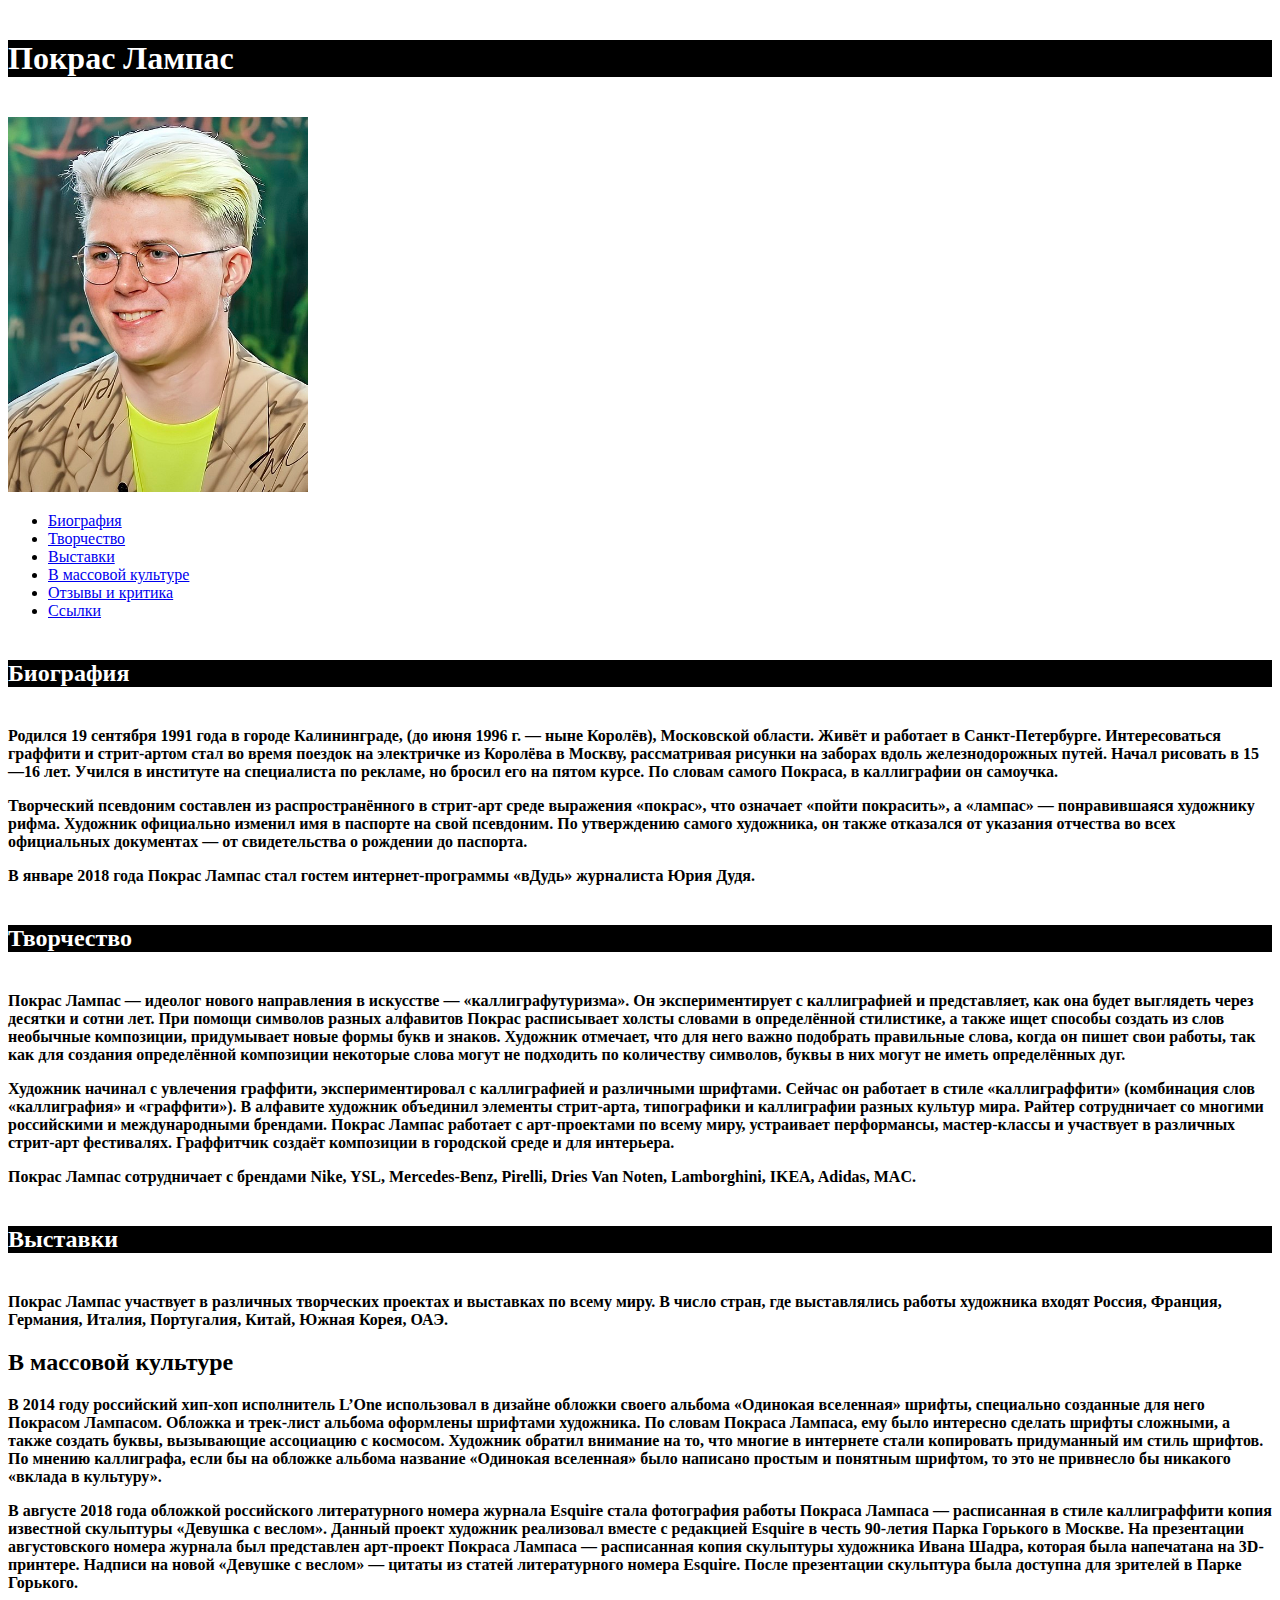
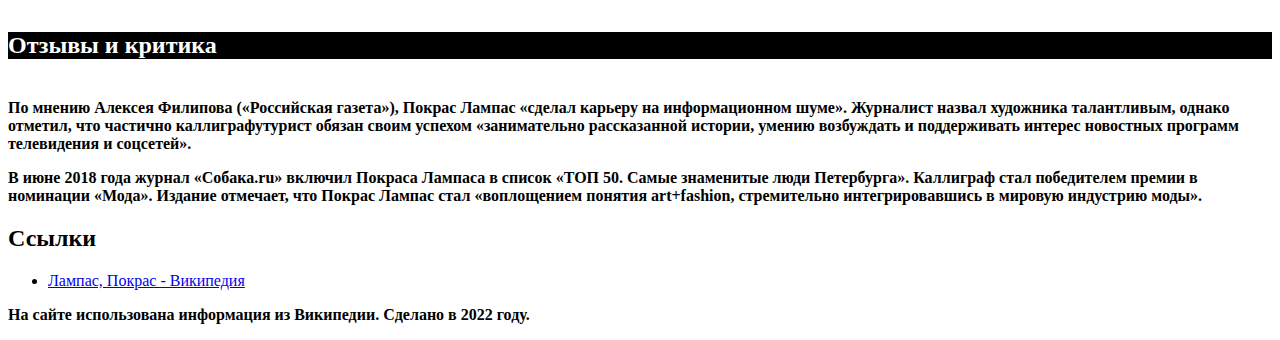
<file: project1/index.html>
<!DOCTYPE html>
  <head>
    <title>Покрас Лампас</title>
	<link rel="stylesheet" type="text/css" href="styles/styles.css">
	<link>
  </head>
  <body>
		<h1 class="title">Покрас Лампас</h1>
		<img src="images/Pokras_2021.jpeg" width="300" />
		<ul>
			<li><a href="#biography">Биография</a></li>
			<li><a href="#creation">Творчество</a></li>
			<li><a href="#exhibitions">Выставки</a></li>
			<li><a href="#in-culture">В массовой культуре</a></li>
			<li><a href="#reviews">Отзывы и критика</a></li>
			<li><a href="#links">Ссылки</a></li>
		</ul>
		<h2 class="title" id="biography">Биография</h2>
		<p>Родился 19 сентября 1991 года в городе Калининграде, (до июня 1996 г. — ныне Королёв), Московской области. Живёт и работает в Санкт-Петербурге. Интересоваться граффити и стрит-артом стал во время поездок на электричке из Королёва в Москву, рассматривая рисунки на заборах вдоль железнодорожных путей. Начал рисовать в 15—16 лет. Учился в институте на специалиста по рекламе, но бросил его на пятом курсе. По словам самого Покраса, в каллиграфии он самоучка.</p>
		<p>Творческий псевдоним составлен из распространённого в стрит-арт среде выражения «покрас», что означает «пойти покрасить», а «лампас» — понравившаяся художнику рифма. Художник официально изменил имя в паспорте на свой псевдоним. По утверждению самого художника, он также отказался от указания отчества во всех официальных документах — от свидетельства о рождении до паспорта.</p>
		<p>В январе 2018 года Покрас Лампас стал гостем интернет-программы «вДудь» журналиста Юрия Дудя.</p>
		</p>
		<h2 class="title" id="creation">Творчество</h2>
		<p>Покрас Лампас — идеолог нового направления в искусстве — «каллиграфутуризма». Он экспериментирует с каллиграфией и представляет, как она будет выглядеть через десятки и сотни лет. При помощи символов разных алфавитов Покрас расписывает холсты словами в определённой стилистике, а также ищет способы создать из слов необычные композиции, придумывает новые формы букв и знаков. Художник отмечает, что для него важно подобрать правильные слова, когда он пишет свои работы, так как для создания определённой композиции некоторые слова могут не подходить по количеству символов, буквы в них могут не иметь определённых дуг.</p>
		<p>Художник начинал с увлечения граффити, экспериментировал с каллиграфией и различными шрифтами. Сейчас он работает в стиле «каллиграффити» (комбинация слов «каллиграфия» и «граффити»). В алфавите художник объединил элементы стрит-арта, типографики и каллиграфии разных культур мира. Райтер сотрудничает со многими российскими и международными брендами. Покрас Лампас работает с арт-проектами по всему миру, устраивает перформансы, мастер-классы и участвует в различных стрит-арт фестивалях. Граффитчик создаёт композиции в городской среде и для интерьера.</p>
		<p>Покрас Лампас сотрудничает с брендами Nike, YSL, Mercedes-Benz, Pirelli, Dries Van Noten, Lamborghini, IKEA, Adidas, MAC.</p>
		<h2 class="title" id="exhibitions">Выставки</h2>
		<strong>Покрас Лампас участвует в различных творческих проектах и выставках по всему миру. В число стран, где выставлялись работы художника входят Россия, Франция, Германия, Италия, Португалия, Китай, Южная Корея, ОАЭ.</strong>
		<h2 id="in-culture">В массовой культуре</h2>
		<p>В 2014 году российский хип-хоп исполнитель L’One использовал в дизайне обложки своего альбома «Одинокая вселенная» шрифты, специально созданные для него Покрасом Лампасом. Обложка и трек-лист альбома оформлены шрифтами художника. По словам Покраса Лампаса, ему было интересно сделать шрифты сложными, а также создать буквы, вызывающие ассоциацию с космосом. Художник обратил внимание на то, что многие в интернете стали копировать придуманный им стиль шрифтов. По мнению каллиграфа, если бы на обложке альбома название «Одинокая вселенная» было написано простым и понятным шрифтом, то это не привнесло бы никакого «вклада в культуру».</p>
		<p>В августе 2018 года обложкой российского литературного номера журнала Esquire стала фотография работы Покраса Лампаса — расписанная в стиле каллиграффити копия известной скульптуры «Девушка с веслом». Данный проект художник реализовал вместе с редакцией Esquire в честь 90-летия Парка Горького в Москве. На презентации августовского номера журнала был представлен арт-проект Покраса Лампаса — расписанная копия скульптуры художника Ивана Шадра, которая была напечатана на 3D-принтере. Надписи на новой «Девушке с веслом» — цитаты из статей литературного номера Esquire. После презентации скульптура была доступна для зрителей в Парке Горького.</p>
		<h2 class="title" id="reviews">Отзывы и критика</h2>
		<p>По мнению Алексея Филипова («Российская газета»), Покрас Лампас «сделал карьеру на информационном шуме». Журналист назвал художника талантливым, однако отметил, что частично каллиграфутурист обязан своим успехом «занимательно рассказанной истории, умению возбуждать и поддерживать интерес новостных программ телевидения и соцсетей».</p>
		<p>В июне 2018 года журнал «Собака.ru» включил Покраса Лампаса в список «ТОП 50. Самые знаменитые люди Петербурга». Каллиграф стал победителем премии в номинации «Мода». Издание отмечает, что Покрас Лампас стал «воплощением понятия art+fashion, стремительно интегрировавшись в мировую индустрию моды».</p>
		<h2 id="links">Ссылки</h2>
		<ul>
			<li><a href="https://ru.wikipedia.org/wiki/%D0%9B%D0%B0%D0%BC%D0%BF%D0%B0%D1%81,_%D0%9F%D0%BE%D0%BA%D1%80%D0%B0%D1%81" target="_blank">Лампас, Покрас - Википедия</a></li>
		</ul>
		<p>На сайте использована информация из Википедии. Сделано в 2022 году.</p>
  </body>
</html>
</file>
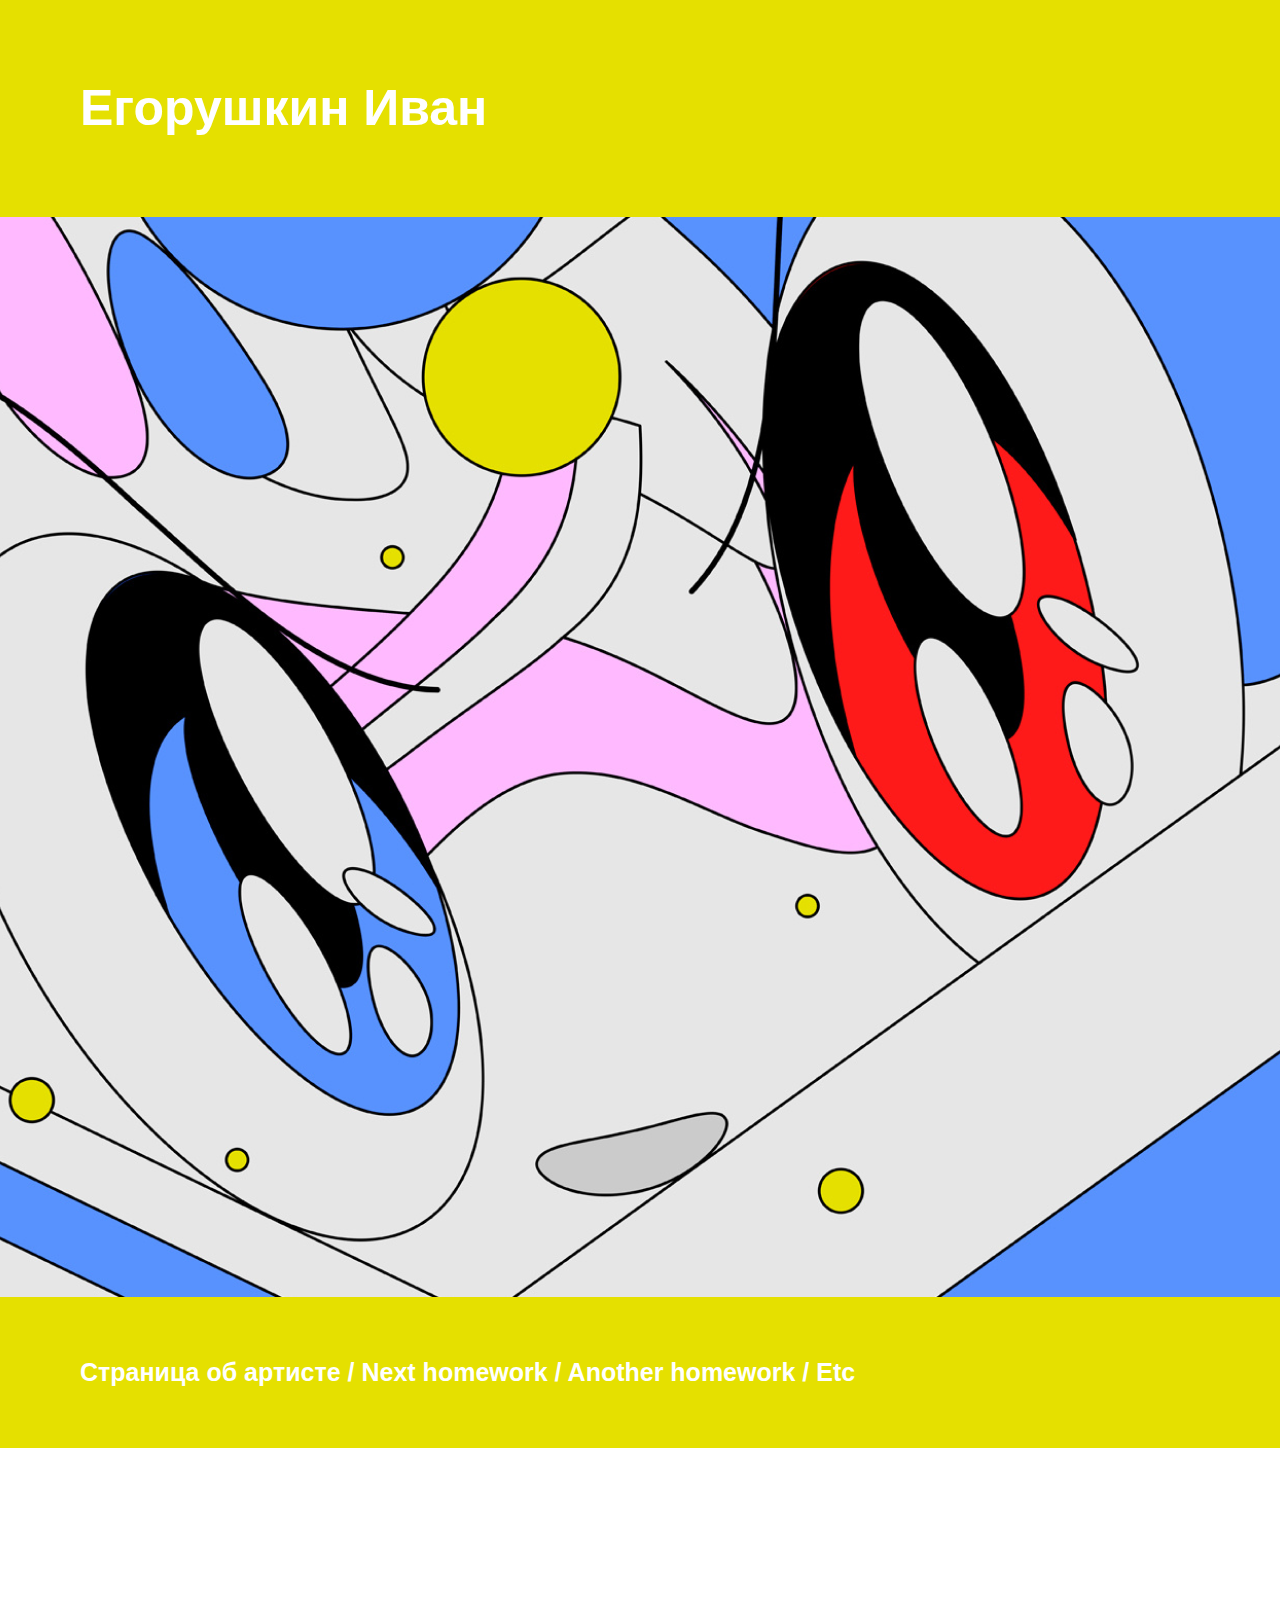
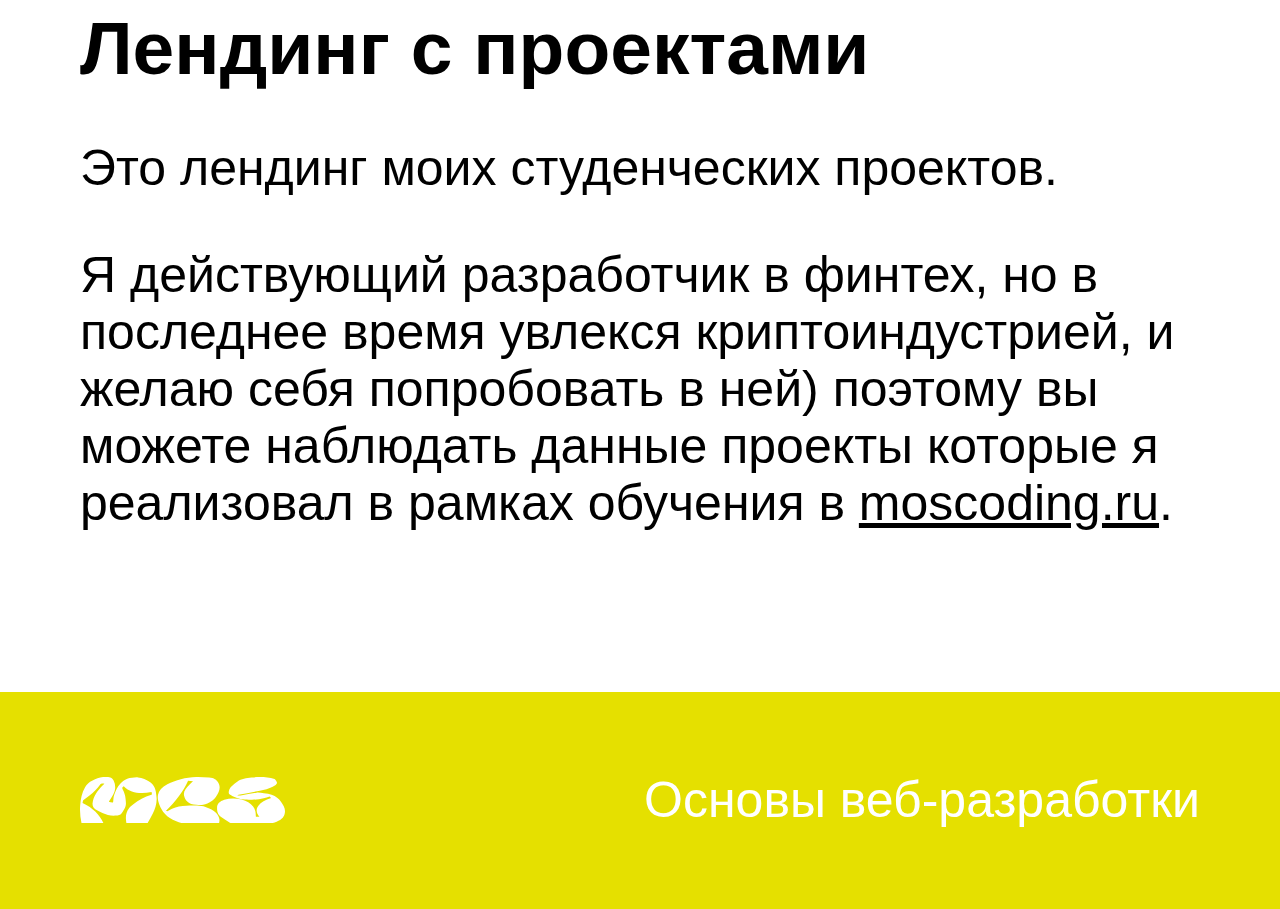
<file: project3/index.html>
<!DOCTYPE html>
  <head>
    <title>Лендинг с проектами</title>
	<link rel="stylesheet" type="text/css" href="styles/styles.css">
	<link>
  </head>
  <body>
	<div class="yellow" id="header">
		<h1 class="title">Егорушкин Иван</h1>
	</div>
	<div id="image"></div>
	<div class="yellow" id="links">
		<p>
			<a href="../project1/index.html">Страница об артисте</a> /
			<span>Next homework</span> /
			<span>Another homework</span> /
			<span>Etc</span>
		</p>
	</div>
	<div class="title" id="info">
		<h2>Лендинг с проектами</h2>
		<p>Это лендинг моих студенческих проектов.</p>
		<p>
			Я действующий разработчик в финтех, 
			но в последнее время увлекся криптоиндустрией, 
			и желаю себя попробовать в ней) поэтому вы можете наблюдать 
			данные проекты которые я реализовал в рамках обучения 
			в <a href="https://www.m-c-s.xyz/" target="_blank">moscoding.ru</a>.
		</p>
	</div>
	<div id="footer" class="yellow">
		<a href="https://www.m-c-s.xyz/" target="_blank">
			<div id="logo"></div>
		</a>
		<p class="title">Основы веб-разработки</p>
	</div>
  </body>
</html>
</file>
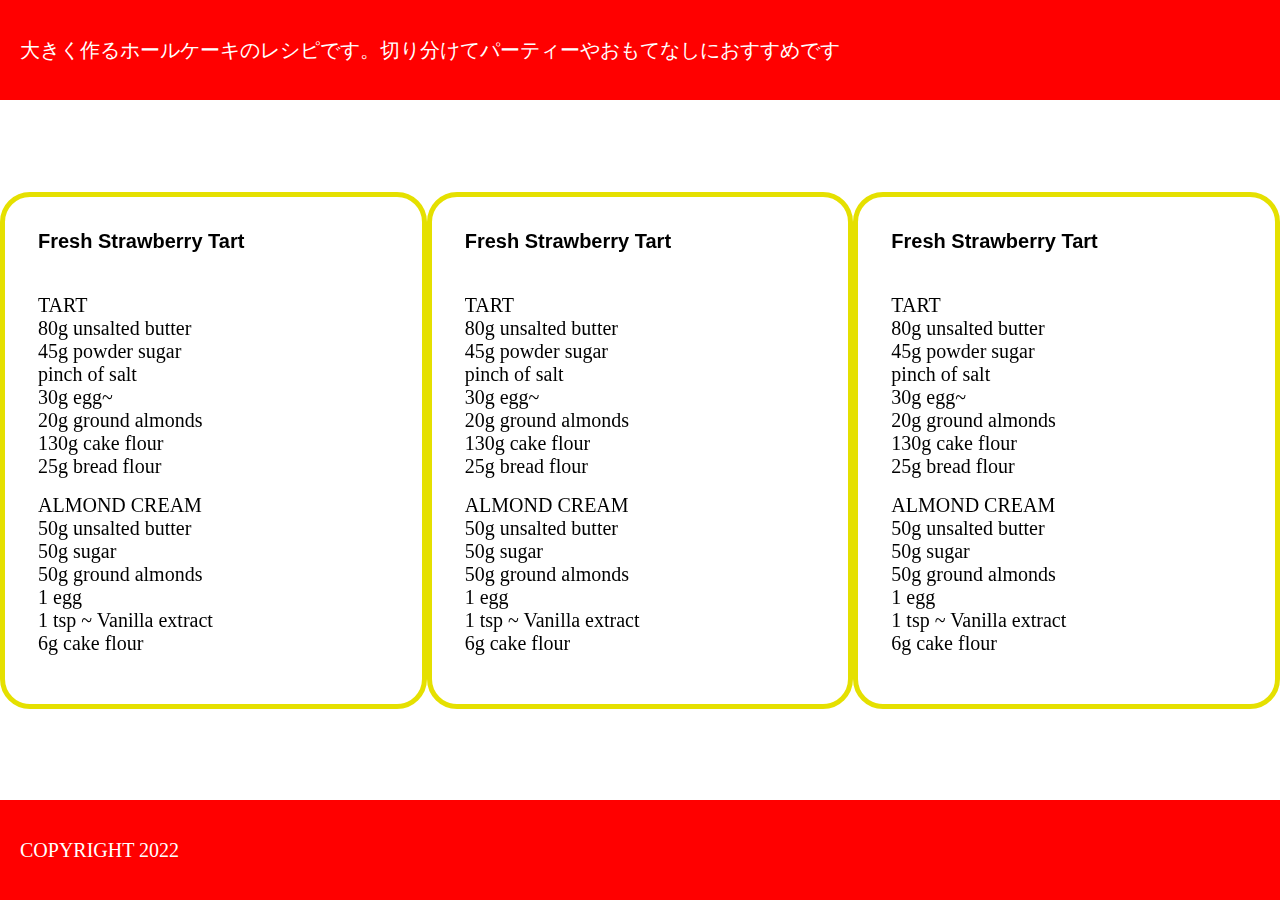
<file: project4/index.html>
<!DOCTYPE html>
  <head>
    <title>Проект 4</title>
	<link rel="stylesheet" type="text/css" href="styles/styles.css">
	<link>
  </head>
  <body>
	  	<div class="red">
		  	<span>大きく作るホールケーキのレシピです。切り分けてパーティーやおもてなしにおすすめです</span>
		</div>
	  	<div id="middle">
		  	<div class="info-block">
			  	<span class="info-title">Fresh Strawberry Tart</span>
				<p>
					<span>TART</span>
					<span>80g unsalted butter</span>
					<span>45g powder sugar
					<span>pinch of salt</span>
					<span>30g egg~</span>
					<span>20g ground almonds</span>
					<span>130g cake flour</span>
					<span>25g bread flour</span>
				</p>
				<p>
					<span>ALMOND CREAM</span>
					<span>50g unsalted butter</span>
					<span>50g sugar</span>
					<span>50g ground almonds</span>
					<span>1 egg</span>
					<span>1 tsp ~ Vanilla extract</span>
					<span>6g cake flour</span>
				</p>
			</div>
		  	<div class="info-block">
				<span class="info-title">Fresh Strawberry Tart</span>
				<p>
					<span>TART</span>
					<span>80g unsalted butter</span>
					<span>45g powder sugar
					<span>pinch of salt</span>
					<span>30g egg~</span>
					<span>20g ground almonds</span>
					<span>130g cake flour</span>
					<span>25g bread flour</span>
				</p>
				<p>
					<span>ALMOND CREAM</span>
					<span>50g unsalted butter</span>
					<span>50g sugar</span>
					<span>50g ground almonds</span>
					<span>1 egg</span>
					<span>1 tsp ~ Vanilla extract</span>
					<span>6g cake flour</span>
				</p>
			</div>
		  	<div class="info-block">
				<span class="info-title">Fresh Strawberry Tart</span>
				<p>
					<span>TART</span>
					<span>80g unsalted butter</span>
					<span>45g powder sugar
					<span>pinch of salt</span>
					<span>30g egg~</span>
					<span>20g ground almonds</span>
					<span>130g cake flour</span>
					<span>25g bread flour</span>
				</p>
				<p>
					<span>ALMOND CREAM</span>
					<span>50g unsalted butter</span>
					<span>50g sugar</span>
					<span>50g ground almonds</span>
					<span>1 egg</span>
					<span>1 tsp ~ Vanilla extract</span>
					<span>6g cake flour</span>
				</p>
			</div>
	  	</div>
	  	<div class="red">
		  <span>COPYRIGHT 2022</span>
		</div>
  </body>
</html>
</file>
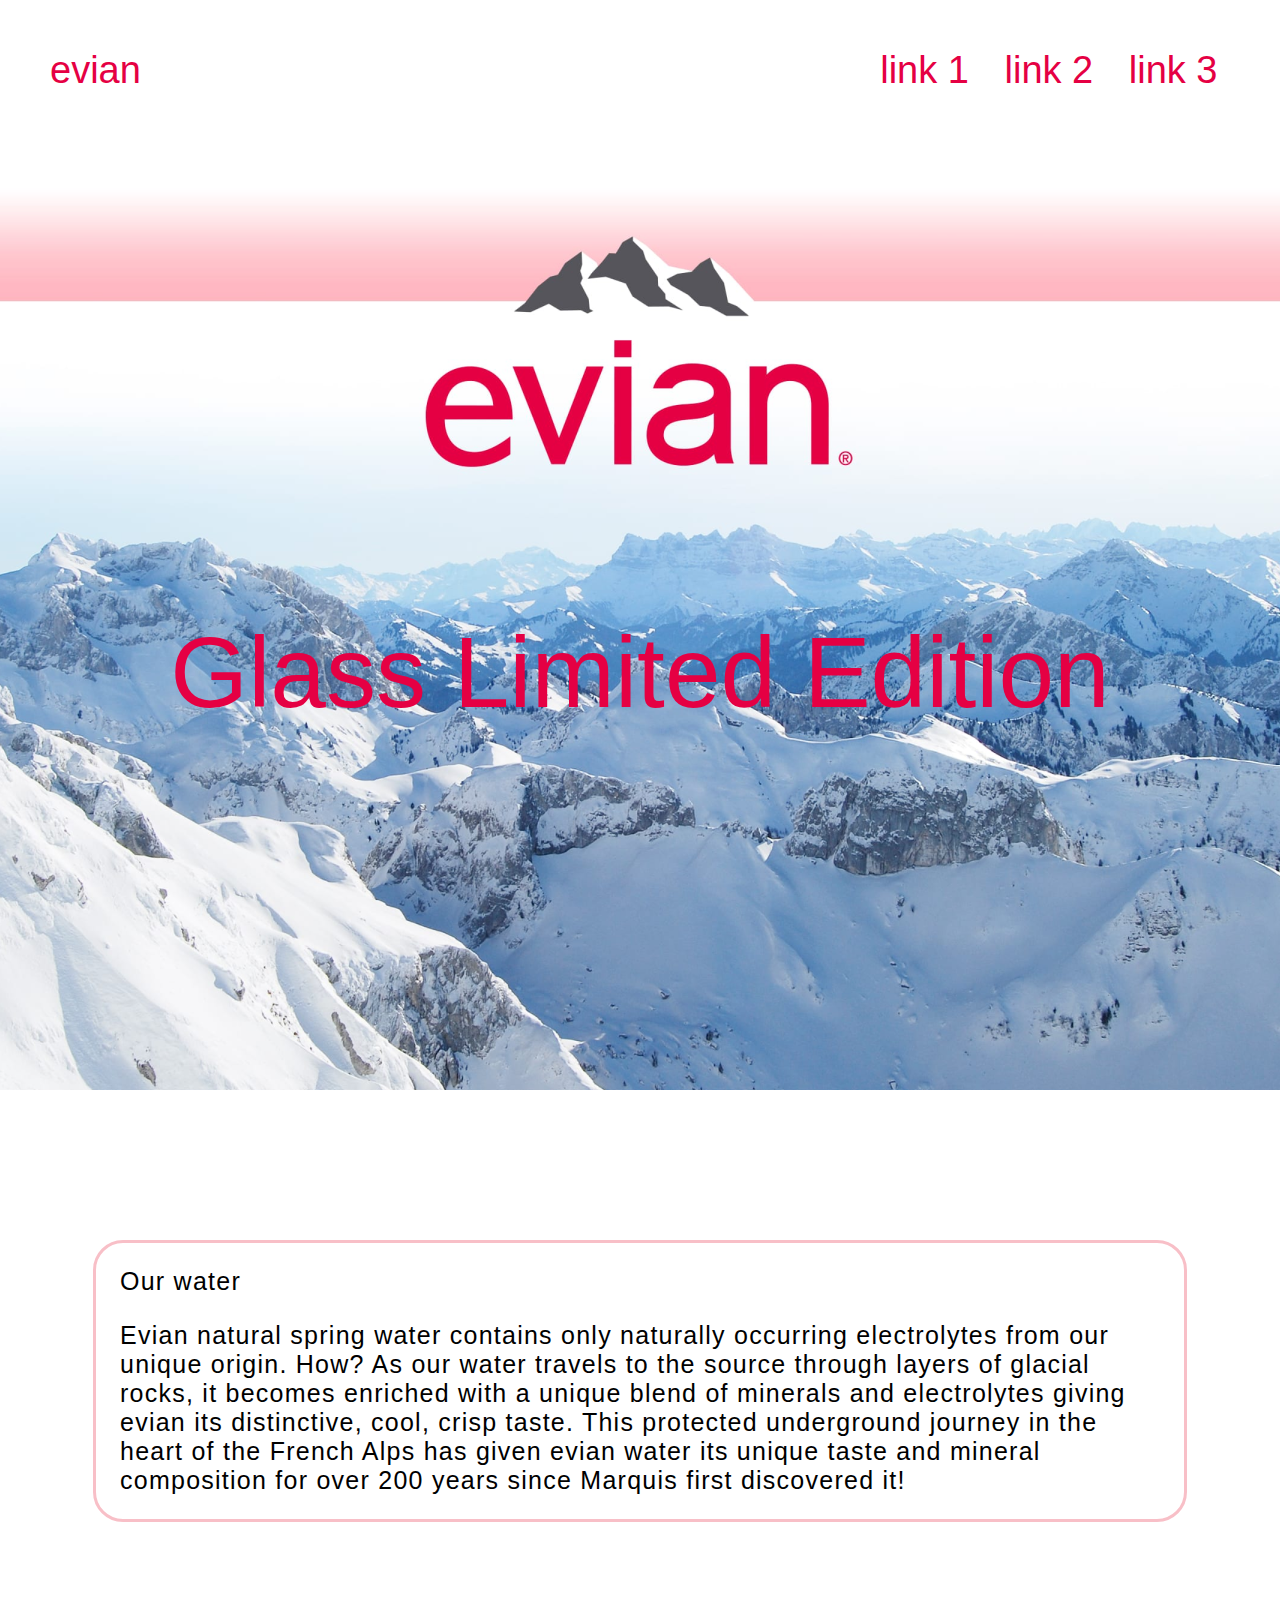
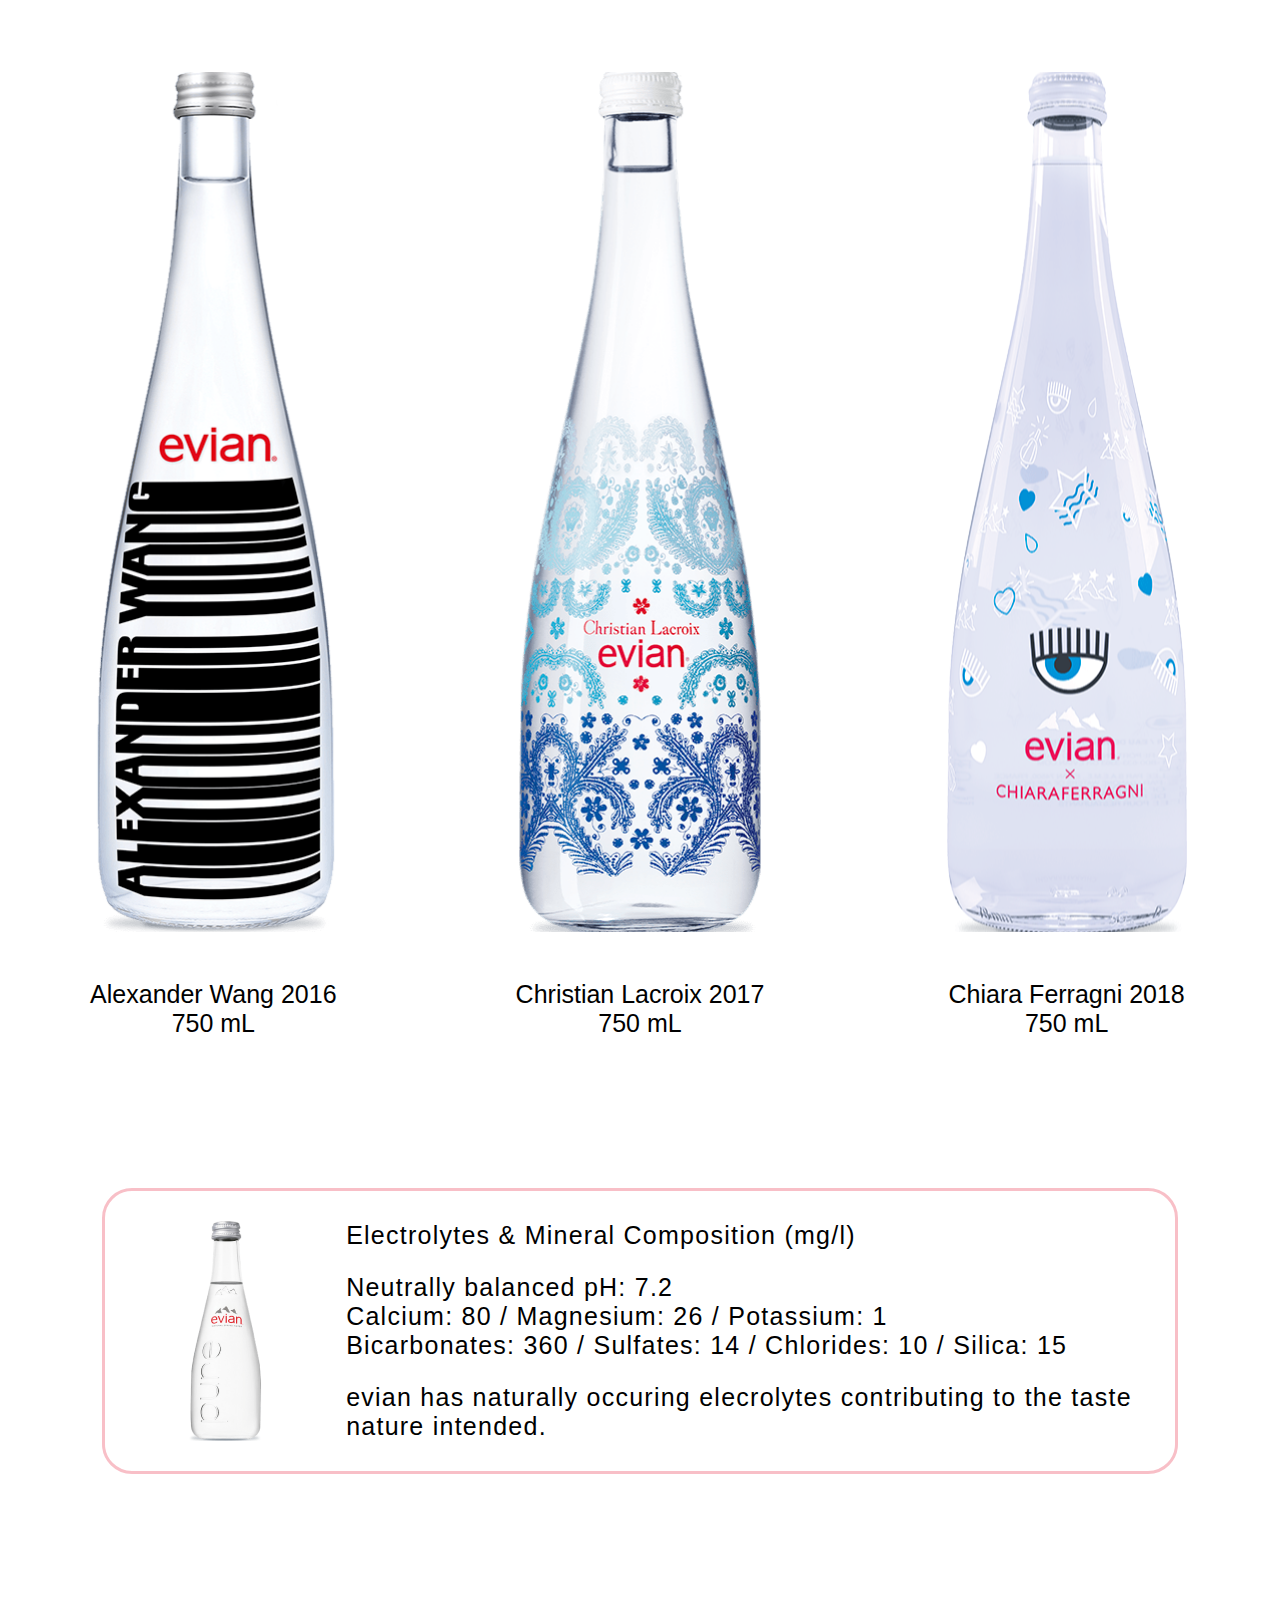
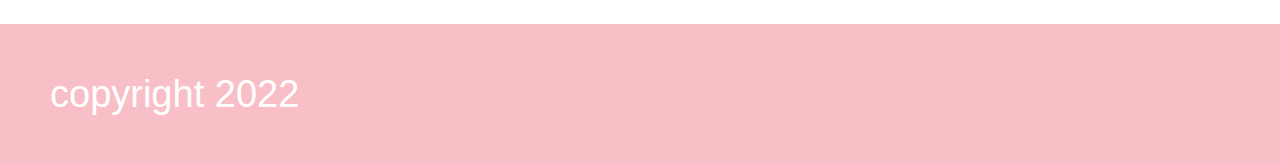
<file: project5/index.html>
<!DOCTYPE html>
  <head>
    <title>Проект 5</title>
	<link rel="stylesheet" type="text/css" href="styles/styles.css">
	<link>
  </head>
  <body>
	  	<div id="header" class="structure-block">
			<p>evian</p>
			<ul id="links">
				<li>link 1</li>
				<li>link 2</li>
				<li>link 3</li>
			</ul>
		</div>
		<div id="header-gap"></div>
		<div id="hero-block">
			<span id="hero-title">Glass Limited Edition</span>
		</div>
		<div id="description" class="info-block info-text">
			<p>Our water</p>
			<span>Evian natural spring water contains only naturally occurring electrolytes from our unique origin. 
				How? As our water travels to the source through layers of glacial rocks, 
				it becomes enriched with a unique blend of minerals and electrolytes giving evian its distinctive, cool, crisp taste. 
				This protected underground journey in the heart of the French Alps has given evian water its unique taste 
				and mineral composition for over 200 years since Marquis first discovered it!</span>
		</div>
		<div id="products">
			<div class="product">
				<div id="wang" class="product-image"></div>
				<span class="product-name">Alexander Wang 2016 750 mL</span>
			</div>
			<div class="product">
				<div id="lacroix" class="product-image"></div>
				<span class="product-name">Christian Lacroix 2017 750 mL</span>
			</div>
			<div class="product">
				<div id="chiara" class="product-image chiara"></div>
				<span class="product-name">Chiara Ferragni 2018 750 mL</span>
			</div>
		</div>
		<div id="composition" class="info-block">
			<div id="composition-image"></div>
			<div class="info-text">
				<span>Electrolytes & Mineral Composition (mg/l)</span>
				<div>
					<span>Neutrally balanced pH: 7.2</span>
					<span>Calcium: 80 / Magnesium: 26 / Potassium: 1</span>
					<span>Bicarbonates: 360 / Sulfates: 14 / Chlorides: 10 / Silica: 15</span>
				</div>
				<span>evian has naturally occuring elecrolytes contributing to the taste nature intended.</span>
			</div>
		</div>
		<div id="footer" class="structure-block">
			<span>copyright 2022</span>
		</div>
  </body>
</html>
</file>
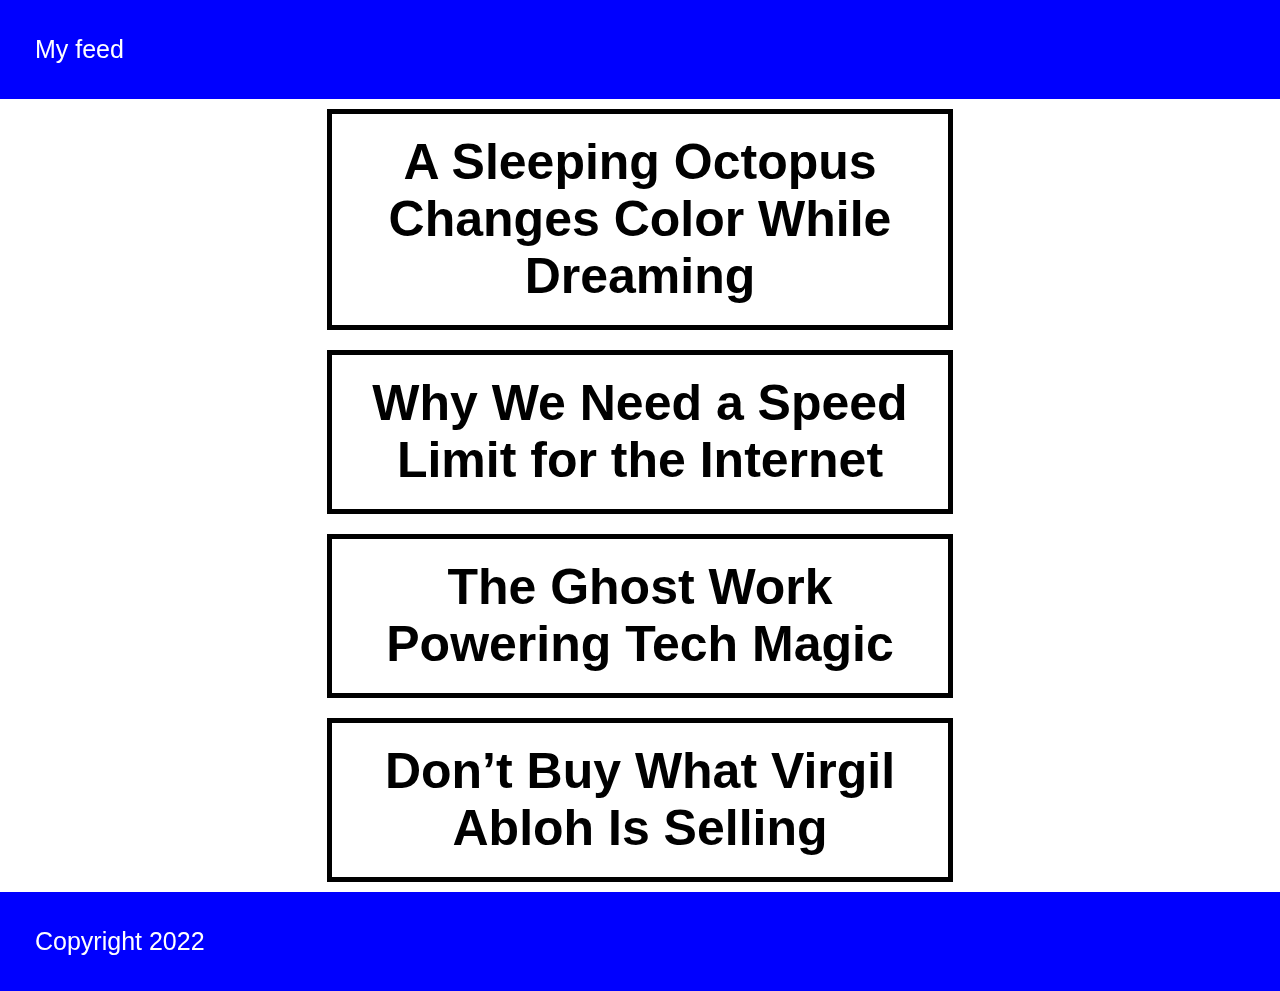
<file: project6/index.html>
<!DOCTYPE html>
  <head>
	<meta name="viewport" content="width=device-width, initial-scale=1.0, maximum-scale=1.0"/>
    <title>Проект 6</title>
	<link rel="stylesheet" type="text/css" href="styles/styles.css">
	<link>
  </head>
  <body>
	  	<div class="blue">
		  	<span>My feed</span>
		</div>
		<div class="sections">
			<div class="section">
				<span>
					A Sleeping Octopus Changes Color While Dreaming
				</span>
			</div>
			<div class="section">
				<span>
					Why We Need a Speed Limit for the Internet
				</span>
			</div>
			<div class="section">
				<span>
					The Ghost Work Powering Tech Magic
				</span>
			</div>
			<div class="section">
				<span>
					Don’t Buy What Virgil Abloh Is Selling
				</span>
			</div>
		</div>
	  	<div class="blue">
		  <span>Copyright 2022</span>
		</div>
  </body>
</html>
</file>
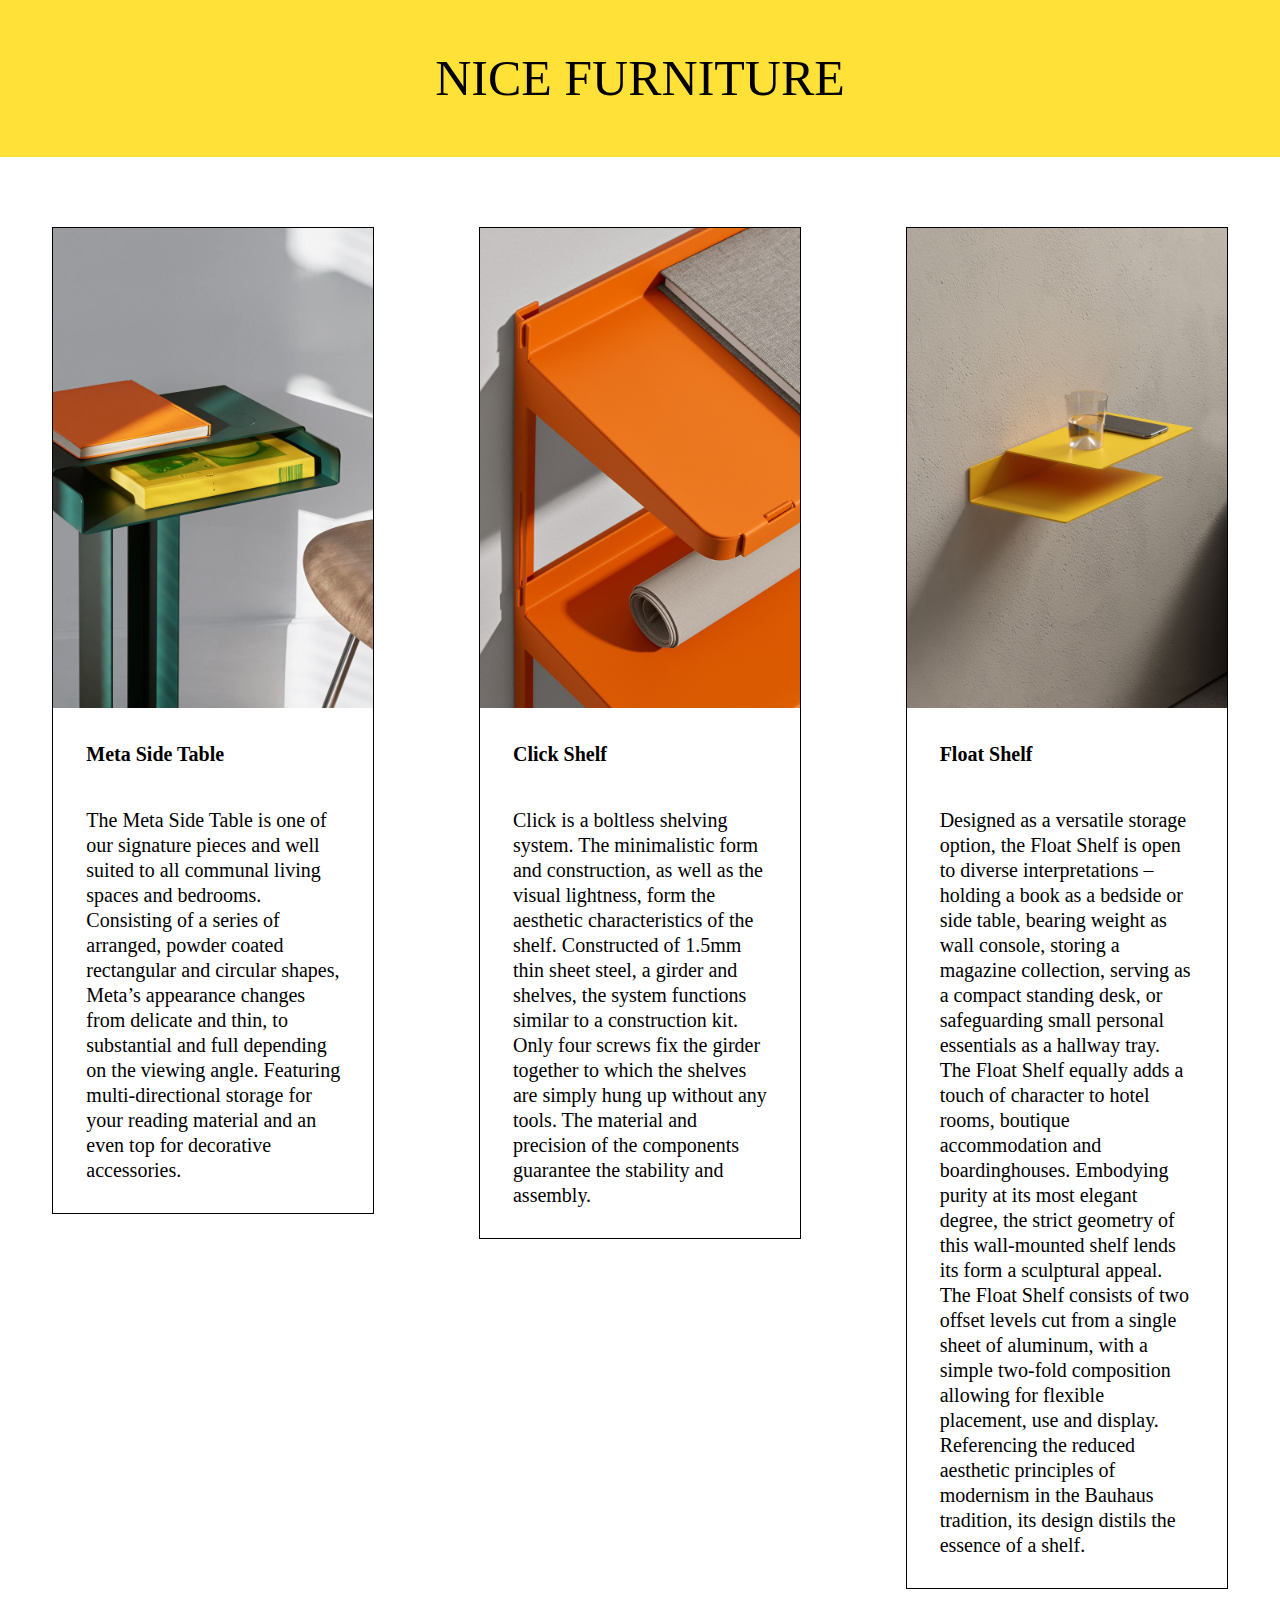
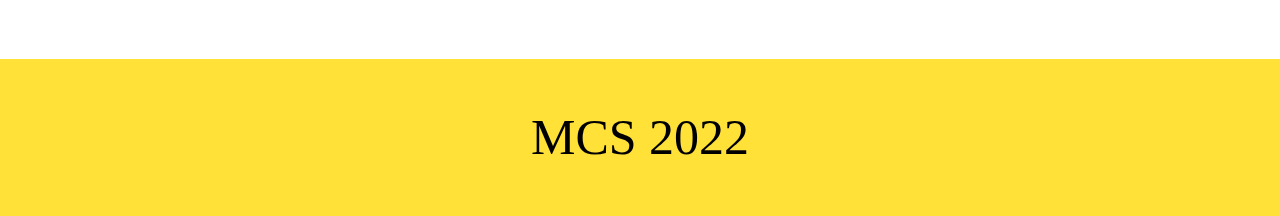
<file: project7/index.html>
<!DOCTYPE html>
  <head>
    <title>Проект 4</title>
	<link rel="stylesheet" type="text/css" href="styles/styles.css">
	<link>
  </head>
  <body>
	  	<div class="yellow">
		  	<span>NICE FURNITURE</span>
		</div>
	  	<div class="middle">
		  	<div class="info-block">
				<img src="images/Meta Side Table.png"/>
				<span class="info-description">
					<span class="info-title">Meta Side Table</span>
					<span>
						The Meta Side Table is one of our signature pieces and well suited to all communal living spaces and bedrooms. 
						Consisting of a series of arranged, powder coated rectangular and circular shapes, 
						Meta’s appearance changes from delicate and thin, to substantial and full depending on the viewing angle. 
						Featuring multi-directional storage for your reading material and an even top for decorative accessories.
					</span>
				</span>
			</div>
			<div class="info-block">
				<img src="images/Click Shelf.png"/>
				<span class="info-description">
					<span class="info-title">Click Shelf</span>
					<span>
						Click is a boltless shelving system. The minimalistic form and construction, as well as the visual lightness, 
						form the aesthetic characteristics of the shelf. Constructed of 1.5mm thin sheet steel, a girder and shelves, 
						the system functions similar to a construction kit. Only four screws fix the girder together to which the shelves 
						are simply hung up without any tools. The material and precision of the components guarantee the stability and assembly.
					</span>
				</span>
			</div>
			<div class="info-block">
				<img src="images/Float Shelf.png"/>
				<span class="info-description">
					<span class="info-title">Float Shelf</span>
					<span>
						Designed as a versatile storage option, the Float Shelf is open to diverse interpretations – holding a book 
						as a bedside or side table, bearing weight as wall console, storing a magazine collection, serving 
						as a compact standing desk, or safeguarding small personal essentials as a hallway tray. 
						The Float Shelf equally adds a touch of character to hotel rooms, boutique accommodation and boardinghouses. 
						Embodying purity at its most elegant degree, the strict geometry of this wall-mounted shelf lends its form 
						a sculptural appeal. The Float Shelf consists of two offset levels cut from a single sheet of aluminum, 
						with a simple two-fold composition allowing for flexible placement, use and display. 
						Referencing the reduced aesthetic principles of modernism in the Bauhaus tradition, 
						its design distils the essence of a shelf.
					</span>
				</span>
			</div>
	  	</div>
	  	<div class="yellow">
		  <span>MCS 2022</span>
		</div>
  </body>
</html>
</file>
<file: project1/styles/styles.css>
p {
    font-weight: bold;
}
.title {
    color: #FFF;
    background-color: #000;
    margin-top: 40px;
    margin-bottom: 40px;
}
</file>
<file: project3/styles/styles.css>
* {
    font-family: Helvetica;
}
body {
    margin: 0px;
    display: flex;
    flex-direction: column;
}
a {
    text-decoration: none;
    color: white;
}
a:hover {
    opacity: 0.5;
}
.yellow {
    background-color: #E5E000;
    color: white;
}
.title {
    margin: 0px;
    font-size: 50px;
    line-height: 57px;
}
#header {
    padding: 80px;
}
#header h1 {
    margin: 0px;
}
#image {
    height: 1080px;
    background-image: url(../images/img.png);
    background-position: center;
    background-size: cover;
    background-repeat: no-repeat;
}
#links {
    padding: 36px 80px;
    font-style: normal;
    font-weight: 700;
    font-size: 25px;
    line-height: 29px;
}
#info {
    padding: 110px 80px;
    font-weight: 300;
}
#info a {
    color: black;
    text-decoration: underline;
}
#footer {
    display: flex;
    padding: 80px;
    justify-content: space-between;
}
#footer a {
    align-self: center;
}
#logo {
    width: 205px;
    height: 46px;
    background-image: url(../images/logo.svg);
    background-size: cover;
    background-position: center;
    background-repeat: no-repeat;
}
</file>
<file: project4/styles/styles.css>
body {
    display: flex;
    flex-direction: column;
    justify-content: space-between;
    width: 100%;
    height: 100%;
    position: fixed;
    margin: 0;
}
.red {
    display: flex;
    padding: 20px;
    align-items: center;
    height: 60px;
    background: red;
}
.red span {
    vertical-align: middle;
    color: white;
}
#middle {
    display: flex;
    overflow: scroll;
    justify-content: space-around;
}
.info-block {
    width: 400px;
    padding: 33px;
    border: 5px solid #E5E000;
    border-radius: 30px;
}
.info-title {
    font-style: normal;
    font-weight: 700;
    font-size: 20px;
    line-height: 23px;
    margin-bottom: 41px;
    font-family: Helvetica, Arial, sans-serif;
}
span {
    display: block;
    font-weight: 400;
    font-size: 20px;
    line-height: 23px;
    font-family: 'Times New Roman', Times, serif;
}
</file>
<file: project5/styles/styles.css>
body {
    display: flex;
    flex-direction: column;
    font-family: 'Arial';
    margin: 0;
}
.structure-block {
    height: 140;
    display: flex;
    align-items: center;
    justify-content: space-between;
    font-style: normal;
    font-weight: 400;
    padding: 50px;
    font-size: 38px;
    line-height: 40px;
}
#header {
    color: #E50043;
    background-color: white;
    position: fixed;
    top: 0;
    left: 0;
    right: 0;
    z-index: 1;
}
#header p,
#header ul {
    margin: 0;
}
#header-gap {
    height: 140px;
}
#links li {
    display: inline;
    margin: 12.5px;
}
#hero-block {
    height: 950px;
    position: relative;
    justify-content: center;
    display: flex;
    background-image: url(../images/evian_origins_logo.png);
    background-position: center;
    background-size: cover;
    background-repeat: no-repeat;
}
#hero-block span {
    position: absolute;
    top: 50%;
    text-align: center;
    font-family: 'Arial';
    font-style: normal;
    font-weight: 400;
    font-size: 100px;
    line-height: 115px;
    color: #E50043;
}
.info-block {
    width: 1040px;
    border: 3px solid #F8BFC7;
    border-radius: 30px;
    align-self: center;
    margin: 150px;
}
.info-text {
    display: flex;
    flex-direction: column;
    justify-content: space-between;
    font-family: 'Arial';
    font-size: 25px;
    line-height: 29px;
    letter-spacing: 0.05em;
}
#description {
    padding: 24px;
}
#description p {
    margin-top: 0;
}
#products {
    display: flex;
    justify-content: space-around;
    font-family: 'Arial';
    font-size: 25px;
    line-height: 29px;
}
.product {
    display: flex;
    flex-direction: column;
    justify-content: center;
}
.product-image {
    width: 280px;
    height: 860px;
    background-position: center;
    background-size: cover;
    background-repeat: no-repeat;
    margin-bottom: 48px;
    
}
.product-name {
    display: block;
    width: 250px;
    text-align: center;
    align-self: center;
}
#wang {
    background-image: url(../images/wang.png);
}
#lacroix {
    background-image: url(../images/blue.png);
}
#chiara {
    background-image: url(../images/chiara.png);
}
#composition {
    display: flex;
    justify-content: space-between;
    padding: 30px 30px 30px 0px;
}
#composition-image {
    width: 101px;
    height: 220px;
    margin-left: 80px;
    margin-right: 80px;
    background-image: url(../images/glass.png);
    background-position: center;
    background-size: cover;
    background-repeat: no-repeat;
}
#composition span {
    display: block;
}
#footer {
    color: white;
    background-color: #F8BFC7;
}
</file>
<file: project6/styles/styles.css>
body {
    display: flex;
    flex-direction: column;
    justify-content: space-between;
    width: 100%;
    height: 100%;
    position: fixed;
    margin: 0;
}
.blue {
    display: flex;
    padding: 35px;
    align-items: center;
    background: #0000FF;
}
.blue span {
    vertical-align: middle;
    font-family: 'Helvetica';
    font-size: 25px;
    line-height: 29px;
    color: white;
}
.sections {
    display: flex;
    flex-wrap: wrap;
    justify-content: center;
}
.section {
    display: flex;
    width: 45%;
    padding: 20px;
    margin: 10px;
    border: 5px solid #000000;
}
.section span {
    font-family: 'Helvetica';
    font-size: 50px;
    font-weight: 700;
    line-height: 57px;
    display: flex;
    align-items: center;
    text-align: center;
    color: black;
}
@media only screen and (max-width: 390px) {
    .section {
        width: 100%;
        height: 100px;
    }
    .section span {
        font-size: 25px;
        line-height: 29px;
    }
}
</file>
<file: project7/styles/styles.css>
body {
    display: flex;
    flex-direction: column;
    justify-content: space-between;
    margin: 0;
}
.yellow {
    background: #FFE138;
}
.yellow span {
    vertical-align: middle;
    text-align: center;
    text-transform: uppercase;
    font-family: 'Times New Roman';
    font-style: normal;
    font-weight: 400;
    margin: 50px;
    font-size: 50px;
    line-height: 57px;
    color: #000000;
}
.middle {
    display: flex;
    overflow: scroll;
    justify-content: space-around;
}
.info-block {
    width: 25%;
    height: 100%;
    margin-top: 70px;
    margin-bottom: 70px;
    border: 1px solid #000;
}
.info-block img {
    width: 100%;
}
.info-description {
    padding: 30px 33px;
}
.info-title {
    font-weight: 700;
    font-size: 20px;
    line-height: 25px;
    margin-bottom: 41px;
    font-family: 'Times New Roman', Times, serif;
}
span {
    display: block;
    font-weight: 400;
    font-size: 20px;
    line-height: 25px;
    font-family: 'Times New Roman', Times, serif;
}
</file>
